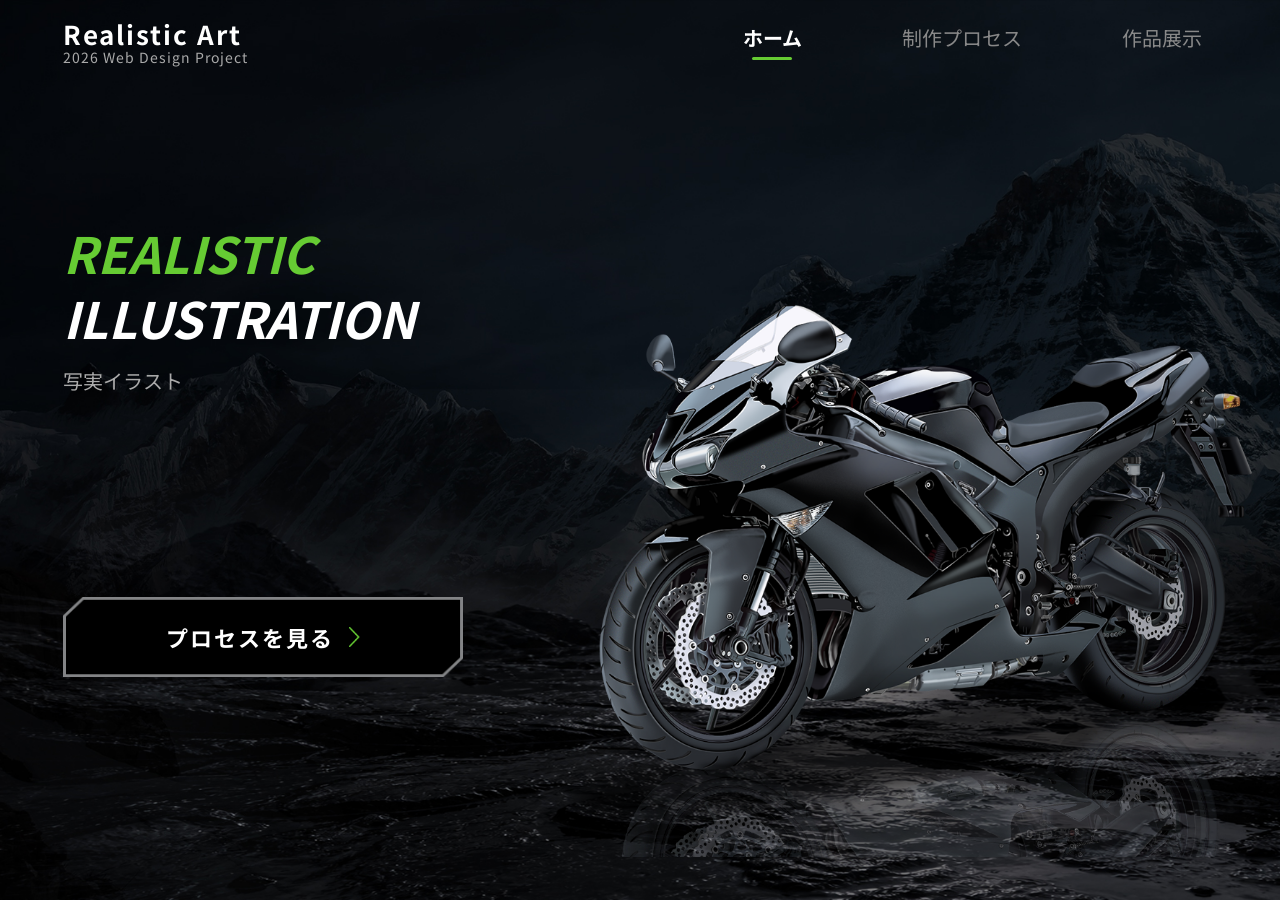
<file: index.html>
<!DOCTYPE html>
<html lang="ja">
<head>
    <meta charset="UTF-8">
    <meta name="viewport" content="width=device-width, initial-scale=1.0">
    <title>Realistic Illustration</title>
    <link rel="stylesheet" href="index.css">
</head>
<body>
    <header class="navbar">
        <a href="index.html" class="logo">
            <span class="logo-large">Realistic Art</span>
            <span class="logo-small">2026 Web Design Project</span>
        </a>

        <nav class="nav-links">
            <a href="index.html" class="active">ホーム</a>
            <a href="process.html">制作プロセス</a>
            <a href="works.html">作品展示</a>
        </nav>
    </header>

    <main class="hero-container">
        <div class="hero-text">
            <h1 class="title-green">REALISTIC</h1>
            <h1 class="title-white">ILLUSTRATION</h1>
            <p class="title-small">写実イラスト</p>

            <a href="process.html" class="cta-button">
                <span class="btn-text">プロセスを見る</span>
                <img src="arrow.png" alt="矢印" class="btn-arrow">
            </a>
        </div>

        <div class="hero-image">
            <img src="motorcycle.png" alt="バイクの写実イラスト" class="moto-img">
            <img src="shadow.png" alt="バイクの影" class="shadow-img">
        </div>
    </main>
</body>
</html>
</file>
<file: index.css>
@import url('https://fonts.googleapis.com/css2?family=Noto+Sans+JP:wght@400;700&display=swap');

html {
    scrollbar-gutter: stable;
}

/* =========================================
   基础重置
   ========================================= */
* {
    margin: 0;
    padding: 0;
    box-sizing: border-box;
    font-family: 'Noto Sans JP', sans-serif;
}

img {
    max-width: 100%;
    height: auto;
}

body {
    /* 使用单独导出的纯净背景图，而不是带有假按钮的整图 */
    background-image: url('bg.jpg');
    background-size: cover;
    background-position: center;
    background-color: #000;
    color: #fff;
    min-height: 100vh;
    overflow-x: hidden; /* 彻底杜绝横向滚动条 */
    display: flex;
    flex-direction: column;
}

/* =========================================
   1. 导航栏 (Logo居左，导航居右)
   ========================================= */
.navbar {
    display: flex;
    justify-content: space-between; /* 核心：两端对齐 */
    align-items: center;
    padding: 15px 5%; 
    width: 100%;
    max-width: 1440px; /* 限制最大宽度，防止在大带鱼屏上散得太开 */
    margin: 0 auto;
    z-index: 9999;
}

/* 左侧 Logo 两行字对齐 */
.logo {
    text-decoration: none;
    display: flex;
    flex-direction: column;
    align-items: flex-start; /* 靠左对齐 */
}

.logo-large {
    color: #fff;
    font-size: 26px;
    font-weight: 700;
    letter-spacing: 2px;
}

.logo-small {
    color: #aaaaaa;
    font-size: 14px;
    margin-top: -5px;
    letter-spacing: 1px;
}

/* 右侧导航标签 */
.nav-links {
    display: flex;
    gap: 100px;
}

.nav-links a {
    text-decoration: none;
    color: #888;
    font-size: 20px;
    font-weight: 400;
    position: relative;
    display: inline-block;
    padding-bottom: 8px;
    transition: color 0.3s ease;
}

.nav-links a:hover, 
.nav-links a.active {
    color: #fff;
    font-weight: 700;
}

.nav-links a.active::after {
    content: '';
    position: absolute;
    width: 40px;
    height: 3px;
    background-color: #66CB33;
    bottom: 0;
    left: 50%;
    transform: translateX(-50%);
    border-radius: 2px;
}

/* =========================================
   2. 主体内容 (左侧三行字+按钮，右侧摩托车)
   ========================================= */
.hero-container {
    display: flex;
    justify-content: space-between;
    align-items: center;
    flex: 1; /* 自动撑满导航栏下方的剩余高度 */
    width: 100%;
    max-width: 1440px;
    margin: 0 auto;
    padding: 0 5%;
}

/* --- 左侧文字区域 --- */
.hero-text {
    flex: 1;
    display: flex;
    flex-direction: column;
    justify-content: center;
    z-index: 2;
    margin-top: -80px; /* 【新增】利用负边距让整个文字+按钮模块往上提 */
}

.title-green {
    color: #66CB33;
    font-size: 50px;
    font-weight: 700;
    line-height: 1.1;
    margin-bottom: 10px;
    font-style: italic; /* 【新增】变斜体 */
}

.title-white {
    color: #ffffff;
    font-size: 50px;
    font-weight: 700;
    line-height: 1.1;
    margin-bottom: 20px;
    font-style: italic; /* 【新增】变斜体 */
}

.title-small {
    color: #aaaaaa;
    font-size: 20px;
    line-height: 1.6;
    max-width: 450px;
    margin-bottom: 150px;
}

/* --- 你的酷炫按钮 --- */
.cta-button {
    width: 400px;
    height: 80px;
    background-image: url('btn-bg.png');
    background-size: 100% 100%;
    background-repeat: no-repeat;
    display: flex;
    justify-content: center; /* 按钮文字和箭头居中 */
    align-items: center;
    gap: 15px;
    text-decoration: none;
    transition: transform 0.3s ease, filter 0.3s ease;
    margin-top: 50px;
}

.btn-text {
    color: #ffffff;
    font-size: 22px;
    font-weight: 700;
    letter-spacing: 2px;
}

.btn-arrow {
    height: 20px;
    width: auto;
    transition: transform 0.3s ease;
}

.cta-button:hover {
    transform: scale(1.02); /* 悬停微动放大 */
}



/* --- 右侧摩托车区域 --- */
.hero-image {
    flex: 1.2;
    display: flex;
    flex-direction: column;
    align-items: flex-end; /* 强行推到最右侧 */
    justify-content: center;
    position: relative;
    transform: translateX(8%); /* 【新增】强行让摩托车整体往右平移，拉开左侧空间 */
    margin-top: 180px;
}
.moto-img {
    width: 105%;
    max-width: 800px;
    z-index: 2;
    
}

.shadow-img {
    width: 120%;
    max-width: 840px;
    margin-top: -115px;
    opacity: 0.8;
    transform: translateX(7%);
    
}

@keyframes float {
    0%, 100% { transform: translateY(0); }
    50% { transform: translateY(-15px); }
}

@keyframes shadow-breath {
    0%, 100% { transform: scale(1); opacity: 0.8; }
    50% { transform: scale(0.95); opacity: 0.5; }
}

/* =========================================
   3. 响应式布局 (我的自由发挥部分)
   ========================================= */

/* 平板尺寸 (窄屏笔记本/iPad) */
@media (max-width: 1024px) {
    .navbar {
        padding: 18px 5%;
    }

    .logo-large {
        font-size: 22px;
    }

    .logo-small {
        font-size: 12px;
    }

    .nav-links {
        gap: 48px;
    }

    .nav-links a {
        font-size: 17px;
    }

    .title-green { font-size: 48px; }
    .title-white { font-size: 40px; }
    .cta-button { transform: scale(0.85); transform-origin: left center; }
    .cta-button:hover { transform: scale(0.88); }
    .moto-img { max-width: 600px; }
    .shadow-img { max-width: 630px; }
}

/* 手机尺寸 (垂直堆叠) */
@media (max-width: 768px) {
    body {
        height: auto; /* 解除高度封印，允许手机上下滑动 */
        overflow-y: auto; 
        background-position: 70% center;
    }

    /* 导航栏变为上下排列 */
    .navbar {
        flex-direction: column;
        gap: 18px;
        padding: 36px 5%;
    }

    .logo { align-items: center; text-align: center; }
    .nav-links { gap: 20px; }
    .nav-links a {
        font-size: 14px; /* 【新增】手机端字体稍微改小一点，显得更精致 */
    }

    /* 主体内容变为上下堆叠 */
    .hero-container {
        flex-direction: column;
        text-align: center;
        padding-top: 100px;
        padding-bottom: 50px;
    }

    .hero-text {
        align-items: center; /* 让左侧文字在手机上全部居中 */
        margin-bottom: 40px;
    }

    .title-green { font-size: 32px; }
    .title-white { font-size: 32px; }
    .title-small { font-size: 16px;max-width: 100%; margin-bottom: 30px; }

    /* 按钮居中缩放 */
    .cta-button { transform: scale(0.8); transform-origin: center center; }
    .cta-button:hover { transform: scale(0.82); }

    /* 摩托车乖乖呆在文字下方并居中 */
    .hero-image {
        transform: translateX(0); /* 【新增】把电脑端的向右偏移归零 */
        align-items: center; /* 【确保】让内部的图片完全居中 */
        width: 90%;
        margin-top: 10px; 
    }
    .shadow-img {
        transform: translateX(0); /* 【新增】把电脑端的向右偏移归零 */
        align-items: center; /* 【确保】让内部的图片完全居中 */
        margin-top: -50px; /* 把原来电脑端的 -30px 改小，防止过度重叠 */
        width: 115%; /* 稍微拉宽一点，让它在小屏幕上更明显 */
    }
}
</file>
